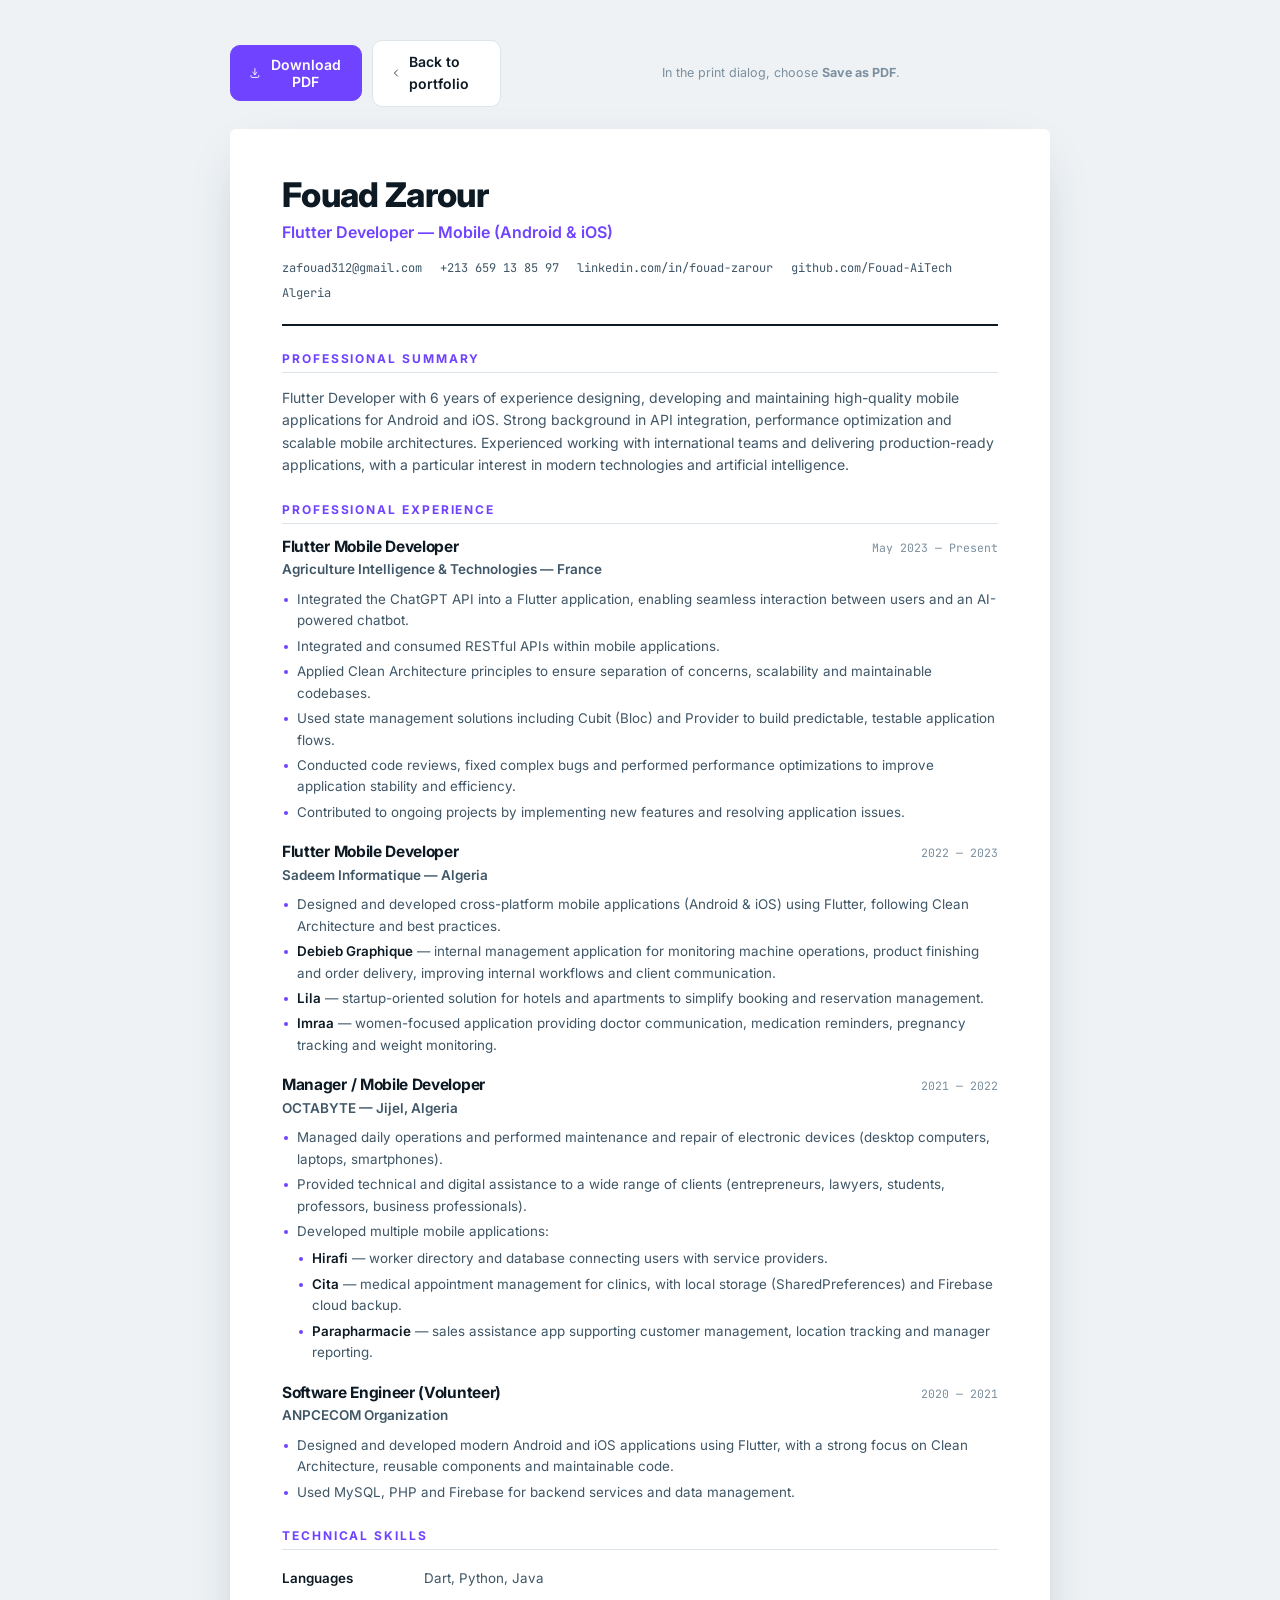
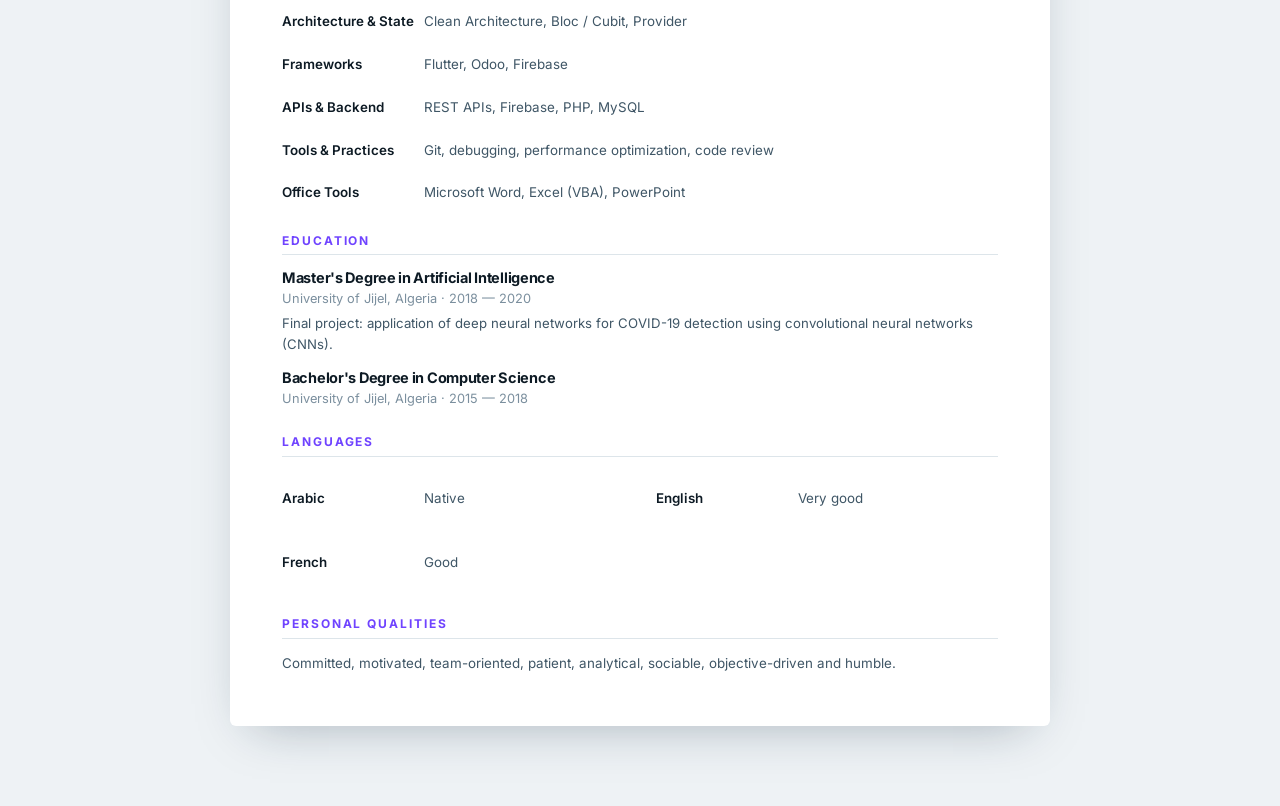
<file: resume.html>
<!DOCTYPE html>
<html lang="en">
<head>
<meta charset="utf-8" />
<meta name="viewport" content="width=device-width, initial-scale=1" />
<title>Fouad Zarour — Resume</title>
<meta name="description" content="Resume of Fouad Zarour, Flutter Developer with 6 years of experience building Android and iOS applications." />
<link rel="preconnect" href="https://fonts.googleapis.com" />
<link rel="preconnect" href="https://fonts.gstatic.com" crossorigin />
<link href="https://fonts.googleapis.com/css2?family=Inter:wght@400;500;600;700;800&family=JetBrains+Mono:wght@400;500&display=swap" rel="stylesheet" />
<link rel="icon" href="data:image/svg+xml,<svg xmlns='http://www.w3.org/2000/svg' viewBox='0 0 100 100'><rect width='100' height='100' rx='22' fill='%2300d0ff'/><text y='72' x='50' text-anchor='middle' font-size='62' font-family='monospace' font-weight='bold' fill='%23081016'>F</text></svg>" />
<style>
  :root {
    --ink: #0d1a24;
    --ink-2: #3f5666;
    --ink-3: #7b8f9e;
    --accent: #6f43ff;
    --line: #dde5ea;
    --page: #ffffff;
  }
  * { box-sizing: border-box; }
  body {
    margin: 0; padding: 40px 20px 80px;
    background: #eef2f5;
    font-family: 'Inter', system-ui, sans-serif;
    color: var(--ink); font-size: 14px; line-height: 1.6;
    -webkit-font-smoothing: antialiased;
  }
  h1, h2, h3 { margin: 0; line-height: 1.2; letter-spacing: -.02em; }
  p, ul { margin: 0; }
  ul { padding: 0; list-style: none; }
  a { color: inherit; text-decoration: none; }

  /* toolbar */
  .toolbar {
    display: flex; gap: 10px; justify-content: center; align-items: center;
    max-width: 820px; margin: 0 auto 22px;
  }
  .tb-btn {
    display: inline-flex; align-items: center; gap: 8px;
    padding: 10px 18px; border: 1px solid var(--line); border-radius: 10px;
    background: #fff; color: var(--ink); font-size: 14px; font-weight: 600;
    font-family: inherit; cursor: pointer; transition: border-color .2s, color .2s, transform .15s;
  }
  .tb-btn:hover { border-color: var(--accent); color: var(--accent); transform: translateY(-1px); }
  .tb-btn.primary { background: var(--accent); border-color: var(--accent); color: #fff; }
  .tb-btn.primary:hover { color: #fff; filter: brightness(1.08); }
  .tb-btn svg { width: 16px; height: 16px; fill: none; stroke: currentColor; stroke-width: 1.9; stroke-linecap: round; stroke-linejoin: round; }
  .tb-hint { width: 100%; text-align: center; font-size: 12.5px; color: var(--ink-3); }

  /* page */
  .page {
    max-width: 820px; margin: 0 auto; padding: 46px 52px 52px;
    background: var(--page); border-radius: 6px;
    box-shadow: 0 18px 50px -22px rgba(15, 40, 60, .35);
  }

  header.rhead { padding-bottom: 20px; border-bottom: 2px solid var(--ink); }
  .rhead h1 { font-size: 34px; font-weight: 800; }
  .rhead .role { margin-top: 4px; font-size: 16px; font-weight: 600; color: var(--accent); }
  .rhead .contact {
    display: flex; flex-wrap: wrap; gap: 6px 18px; margin-top: 14px;
    font-family: 'JetBrains Mono', monospace; font-size: 12px; color: var(--ink-2);
  }
  .rhead .contact a:hover { color: var(--accent); }

  section.block { margin-top: 26px; }
  section.block > h2 {
    margin-bottom: 14px; padding-bottom: 6px; border-bottom: 1px solid var(--line);
    font-size: 12px; font-weight: 700; letter-spacing: .16em; text-transform: uppercase; color: var(--accent);
  }
  .summary { color: var(--ink-2); font-size: 14px; }

  .job { margin-bottom: 20px; break-inside: avoid; }
  .job:last-child { margin-bottom: 0; }
  .job-top { display: flex; flex-wrap: wrap; justify-content: space-between; align-items: baseline; gap: 6px; }
  .job-top h3 { font-size: 15.5px; font-weight: 700; }
  .job-date { font-family: 'JetBrains Mono', monospace; font-size: 11.5px; color: var(--ink-3); white-space: nowrap; }
  .job-org { margin: 2px 0 8px; font-size: 13.5px; font-weight: 600; color: var(--ink-2); }
  .job ul li {
    position: relative; padding-left: 15px; margin-bottom: 4px; font-size: 13.4px; color: var(--ink-2);
  }
  .job ul li::before { content: ''; position: absolute; left: 2px; top: 9px; width: 4px; height: 4px; border-radius: 50%; background: var(--accent); }
  .job ul li strong { color: var(--ink); font-weight: 600; }
  .sub { margin: 6px 0 0 15px; }
  .sub li::before { background: var(--ink-3); }

  .cols { display: grid; grid-template-columns: 1fr 1fr; gap: 8px 32px; }
  .kv { display: grid; grid-template-columns: 132px 1fr; gap: 10px; padding: 4px 0; font-size: 13.4px; }
  .kv dt { font-weight: 600; color: var(--ink); }
  .kv dd { margin: 0; color: var(--ink-2); }

  .edu { margin-bottom: 14px; break-inside: avoid; }
  .edu:last-child { margin-bottom: 0; }
  .edu h3 { font-size: 14.5px; font-weight: 700; }
  .edu .meta { font-size: 12.8px; color: var(--ink-3); margin-top: 2px; }
  .edu .note { font-size: 13.2px; color: var(--ink-2); margin-top: 4px; }

  .qualities { font-size: 13.4px; color: var(--ink-2); }

  @media (max-width: 640px) {
    body { padding: 20px 12px 60px; }
    .page { padding: 30px 24px 36px; }
    .rhead h1 { font-size: 26px; }
    .cols { grid-template-columns: 1fr; }
    .kv { grid-template-columns: 108px 1fr; }
  }

  /* print → clean PDF */
  @page { size: A4; margin: 13mm 14mm; }
  @media print {
    body { background: #fff; padding: 0; font-size: 10.4pt; }
    .toolbar { display: none !important; }
    .page { max-width: none; margin: 0; padding: 0; border-radius: 0; box-shadow: none; }
    section.block { margin-top: 16px; break-inside: avoid-page; }
    .job { margin-bottom: 13px; }
    .job ul li, .kv, .summary { font-size: 9.9pt; }
    a { color: inherit; }
  }
</style>
</head>
<body>

<div class="toolbar">
  <button class="tb-btn primary" onclick="window.print()">
    <svg viewBox="0 0 24 24"><path d="M12 3v12m0 0 4.5-4.5M12 15l-4.5-4.5M4 17v2a2 2 0 0 0 2 2h12a2 2 0 0 0 2-2v-2"/></svg>
    Download PDF
  </button>
  <a class="tb-btn" href="index.html">
    <svg viewBox="0 0 24 24"><path d="M15 5l-7 7 7 7"/></svg>
    Back to portfolio
  </a>
  <p class="tb-hint">In the print dialog, choose <strong>Save as PDF</strong>.</p>
</div>

<div class="page">

  <header class="rhead">
    <h1>Fouad Zarour</h1>
    <p class="role">Flutter Developer — Mobile (Android &amp; iOS)</p>
    <div class="contact">
      <a href="mailto:zafouad312@gmail.com">zafouad312@gmail.com</a>
      <a href="tel:+213659138597">+213 659 13 85 97</a>
      <a href="https://www.linkedin.com/in/fouad-zarour-94b2b8154" target="_blank" rel="noopener">linkedin.com/in/fouad-zarour</a>
      <a href="https://github.com/Fouad-AiTech" target="_blank" rel="noopener">github.com/Fouad-AiTech</a>
      <span>Algeria</span>
    </div>
  </header>

  <section class="block">
    <h2>Professional Summary</h2>
    <p class="summary">
      Flutter Developer with 6 years of experience designing, developing and maintaining high-quality
      mobile applications for Android and iOS. Strong background in API integration, performance
      optimization and scalable mobile architectures. Experienced working with international teams and
      delivering production-ready applications, with a particular interest in modern technologies and
      artificial intelligence.
    </p>
  </section>

  <section class="block">
    <h2>Professional Experience</h2>

    <div class="job">
      <div class="job-top">
        <h3>Flutter Mobile Developer</h3>
        <span class="job-date">May 2023 — Present</span>
      </div>
      <p class="job-org">Agriculture Intelligence &amp; Technologies — France</p>
      <ul>
        <li>Integrated the ChatGPT API into a Flutter application, enabling seamless interaction between users and an AI-powered chatbot.</li>
        <li>Integrated and consumed RESTful APIs within mobile applications.</li>
        <li>Applied Clean Architecture principles to ensure separation of concerns, scalability and maintainable codebases.</li>
        <li>Used state management solutions including Cubit (Bloc) and Provider to build predictable, testable application flows.</li>
        <li>Conducted code reviews, fixed complex bugs and performed performance optimizations to improve application stability and efficiency.</li>
        <li>Contributed to ongoing projects by implementing new features and resolving application issues.</li>
      </ul>
    </div>

    <div class="job">
      <div class="job-top">
        <h3>Flutter Mobile Developer</h3>
        <span class="job-date">2022 — 2023</span>
      </div>
      <p class="job-org">Sadeem Informatique — Algeria</p>
      <ul>
        <li>Designed and developed cross-platform mobile applications (Android &amp; iOS) using Flutter, following Clean Architecture and best practices.</li>
        <li><strong>Debieb Graphique</strong> — internal management application for monitoring machine operations, product finishing and order delivery, improving internal workflows and client communication.</li>
        <li><strong>Lila</strong> — startup-oriented solution for hotels and apartments to simplify booking and reservation management.</li>
        <li><strong>Imraa</strong> — women-focused application providing doctor communication, medication reminders, pregnancy tracking and weight monitoring.</li>
      </ul>
    </div>

    <div class="job">
      <div class="job-top">
        <h3>Manager / Mobile Developer</h3>
        <span class="job-date">2021 — 2022</span>
      </div>
      <p class="job-org">OCTABYTE — Jijel, Algeria</p>
      <ul>
        <li>Managed daily operations and performed maintenance and repair of electronic devices (desktop computers, laptops, smartphones).</li>
        <li>Provided technical and digital assistance to a wide range of clients (entrepreneurs, lawyers, students, professors, business professionals).</li>
        <li>Developed multiple mobile applications:</li>
      </ul>
      <ul class="sub">
        <li><strong>Hirafi</strong> — worker directory and database connecting users with service providers.</li>
        <li><strong>Cita</strong> — medical appointment management for clinics, with local storage (SharedPreferences) and Firebase cloud backup.</li>
        <li><strong>Parapharmacie</strong> — sales assistance app supporting customer management, location tracking and manager reporting.</li>
      </ul>
    </div>

    <div class="job">
      <div class="job-top">
        <h3>Software Engineer (Volunteer)</h3>
        <span class="job-date">2020 — 2021</span>
      </div>
      <p class="job-org">ANPCECOM Organization</p>
      <ul>
        <li>Designed and developed modern Android and iOS applications using Flutter, with a strong focus on Clean Architecture, reusable components and maintainable code.</li>
        <li>Used MySQL, PHP and Firebase for backend services and data management.</li>
      </ul>
    </div>
  </section>

  <section class="block">
    <h2>Technical Skills</h2>
    <dl class="kv"><dt>Languages</dt><dd>Dart, Python, Java</dd></dl>
    <dl class="kv"><dt>Architecture &amp; State</dt><dd>Clean Architecture, Bloc / Cubit, Provider</dd></dl>
    <dl class="kv"><dt>Frameworks</dt><dd>Flutter, Odoo, Firebase</dd></dl>
    <dl class="kv"><dt>APIs &amp; Backend</dt><dd>REST APIs, Firebase, PHP, MySQL</dd></dl>
    <dl class="kv"><dt>Tools &amp; Practices</dt><dd>Git, debugging, performance optimization, code review</dd></dl>
    <dl class="kv"><dt>Office Tools</dt><dd>Microsoft Word, Excel (VBA), PowerPoint</dd></dl>
  </section>

  <section class="block">
    <h2>Education</h2>
    <div class="edu">
      <h3>Master's Degree in Artificial Intelligence</h3>
      <p class="meta">University of Jijel, Algeria · 2018 — 2020</p>
      <p class="note">Final project: application of deep neural networks for COVID-19 detection using convolutional neural networks (CNNs).</p>
    </div>
    <div class="edu">
      <h3>Bachelor's Degree in Computer Science</h3>
      <p class="meta">University of Jijel, Algeria · 2015 — 2018</p>
    </div>
  </section>

  <section class="block">
    <h2>Languages</h2>
    <div class="cols">
      <dl class="kv"><dt>Arabic</dt><dd>Native</dd></dl>
      <dl class="kv"><dt>English</dt><dd>Very good</dd></dl>
      <dl class="kv"><dt>French</dt><dd>Good</dd></dl>
    </div>
  </section>

  <section class="block">
    <h2>Personal Qualities</h2>
    <p class="qualities">Committed, motivated, team-oriented, patient, analytical, sociable, objective-driven and humble.</p>
  </section>

</div>

</body>
</html>
</file>
